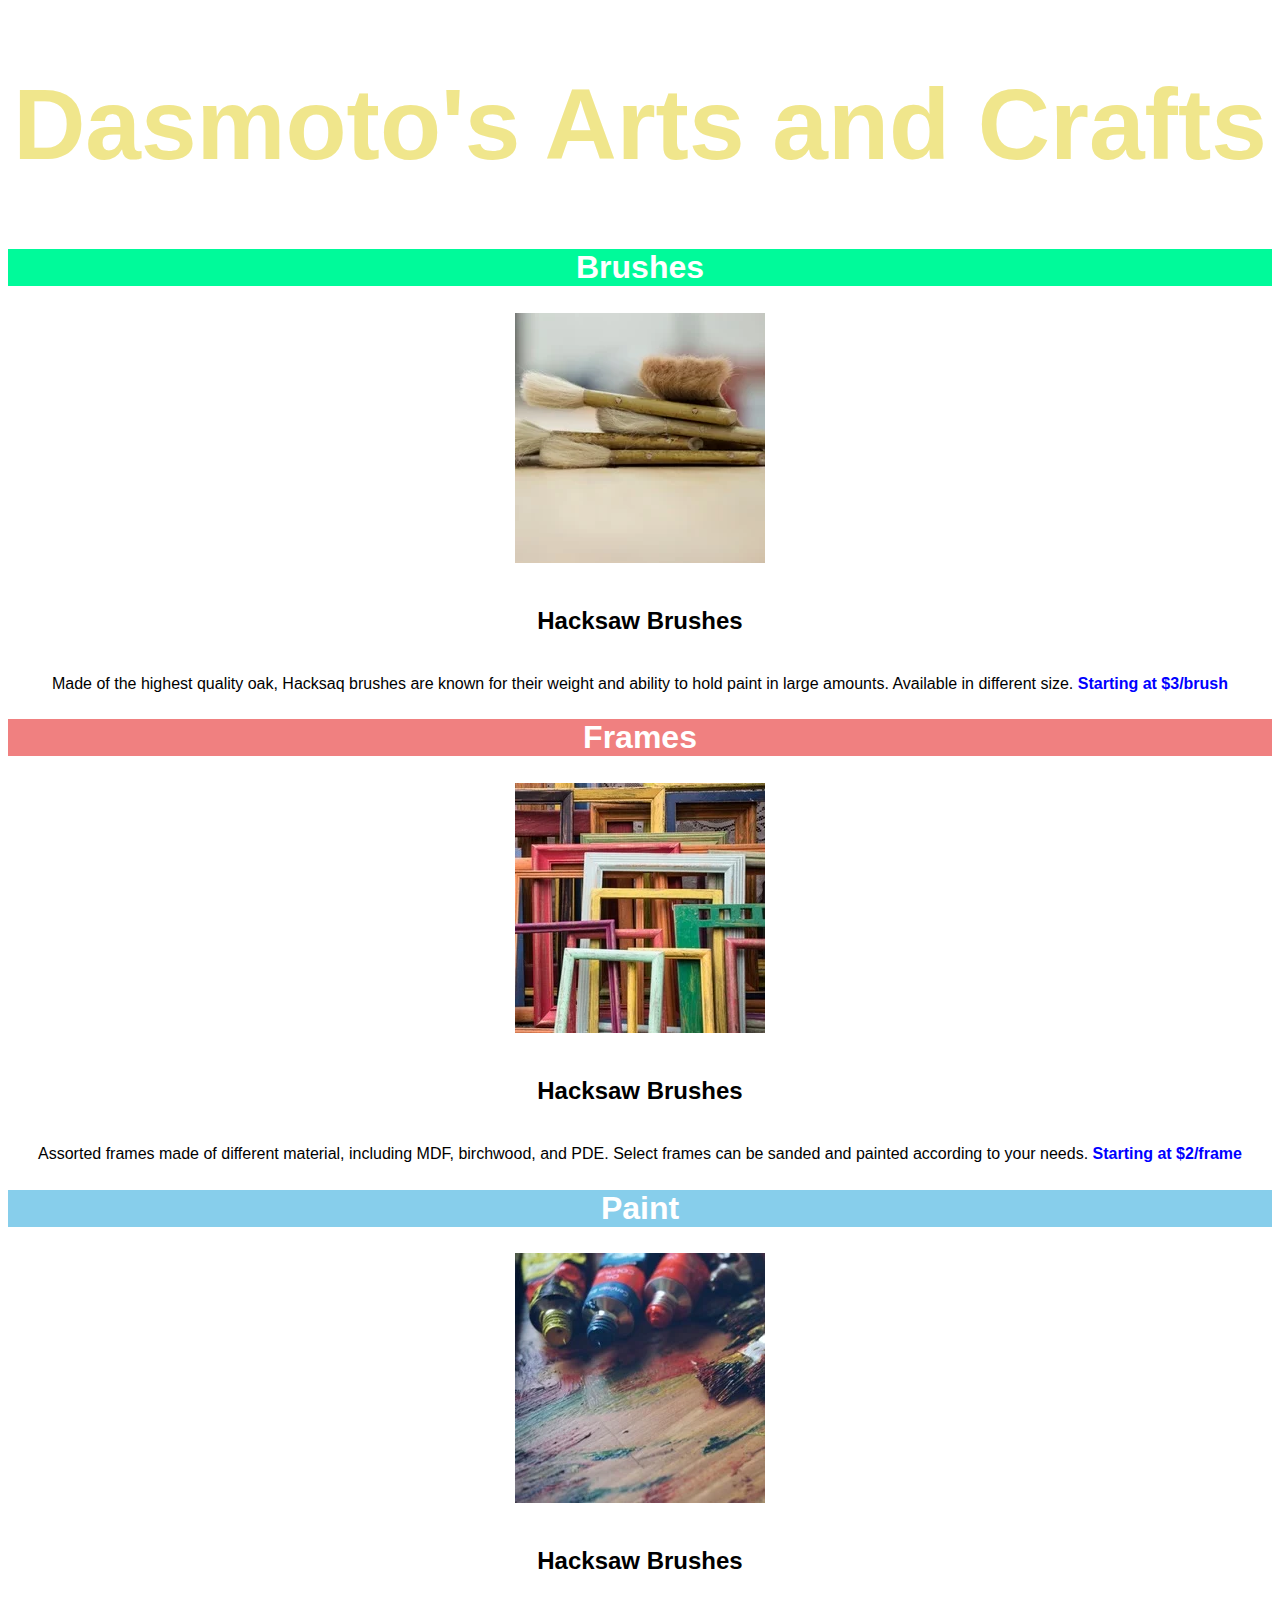
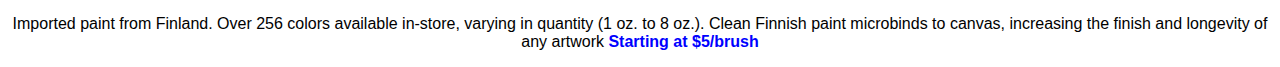
<file: dasmoto/index.html>
<!DOCTYPE html>
<html>
<head>
  <title> Dasmoto's Arts and Crafts</title>
  <link rel="stylesheet" href="./resources/css/index.css">
  <meta name="viewport" content="width=device-width, initial-scale=1">
  <meta name="dasmoto" content="arts and crafts">
  <meta charset="utf-8">
</head>
  <body>
    <header>
      <h1> Dasmoto's Arts and Crafts</h1>
    </header>
    <main>
      <section class="item" id="brushes">
        <h2> Brushes</h2>
        <img src="./resources/images/hacksaw.webp" alt="brushes">
        <h5>Hacksaw Brushes</h5>
        <p>Made of the highest quality oak, Hacksaq brushes are known for their weight and ability to hold paint in large amounts.
          Available in different size. <span>Starting at $3/brush</span></p>
      </section>
      <section class="item" id="frames">
        <h2> Frames</h2>
        <img src="./resources/images/frames.webp" alt="brushes">
        <h5>Hacksaw Brushes</h5>
        <p>Assorted frames made of different material, including MDF, birchwood, and PDE. Select frames can be sanded and painted according to your needs.
         <span>Starting at $2/frame</span></p>
      </section>
      <section class="item" id="paint">
        <h2>Paint</h2>
        <img src="./resources/images/finnish.webp" alt="brushes">
        <h5>Hacksaw Brushes</h5>
        <p>Imported paint from Finland. Over 256 colors available in-store, varying in quantity (1 oz. to 8 oz.). Clean Finnish paint microbinds to canvas, increasing the finish and longevity of any artwork
         <span>Starting at $5/brush</span></p>
      </section>
    </main>
  </body>
</html>
</file>
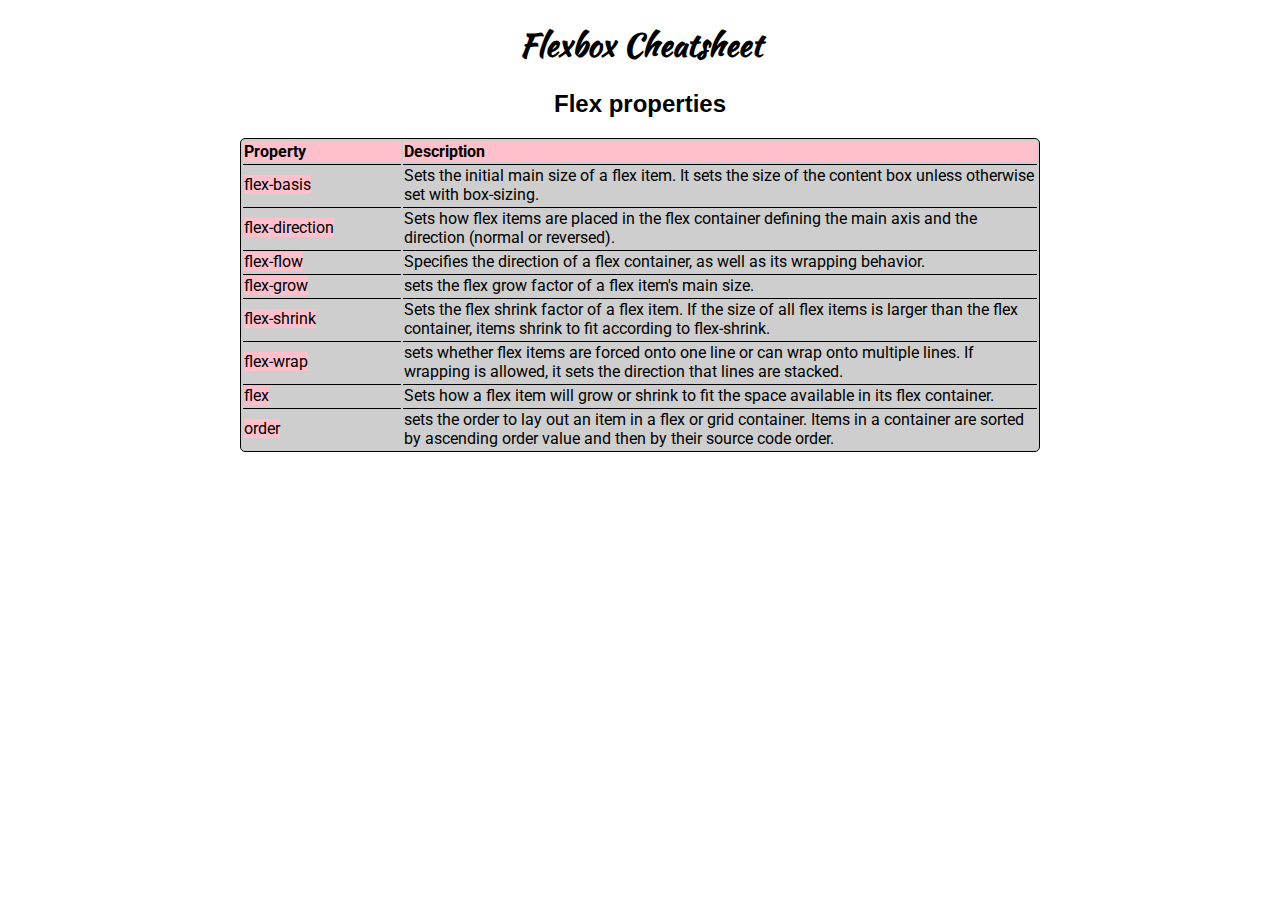
<file: flex-cheatsheet/index.html>
<!DOCTYPE html>
<html>
  <head>
    <link rel="stylesheet" href="styles.css">
    <link rel="preconnect" href="https://fonts.gstatic.com">
<link rel="preconnect" href="https://fonts.gstatic.com">
<link href="https://fonts.googleapis.com/css2?family=Kaushan+Script&family=Roboto&display=swap" rel="stylesheet">
  </head>
  <body>
    <h1>Flexbox Cheatsheet</h1>
    <h2>Flex properties</h2>
    <main>
    <table>
      <thead>
        <tr>
          <th class="property">Property</th>
          <th class="description">Description</th>
        </tr>
      </thead>
      <tbody>
        <tr>
          <td><span class="code">flex-basis</span></td>
          <td>Sets the initial main size of a flex item. It sets the size of the content box unless otherwise set with box-sizing.</td>
        </tr>
        <tr>
          <td><span class="code">flex-direction</span></td>
          <td>Sets how flex items are placed in the flex container defining the main axis and the direction (normal or reversed).</td>
        </tr>
        <tr>
          <td><span class="code">flex-flow</span></td>
          <td>Specifies the direction of a flex container, as well as its wrapping behavior.</td>
        </tr>
        <tr>
          <td><span class="code">flex-grow</span></td>
          <td>sets the flex grow factor of a flex item's main size.</td>
        </tr>
        <tr>
          <td><span class="code">flex-shrink</span></td>
          <td>Sets the flex shrink factor of a flex item. If the size of all flex items is larger than the flex container, items shrink to fit according to flex-shrink.</td>
        </tr>
        <tr>
          <td><span class="code">flex-wrap</span></td>
          <td>sets whether flex items are forced onto one line or can wrap onto multiple lines. If wrapping is allowed, it sets the direction that lines are stacked.</td>
        </tr>
        <tr>
          <td><span class="code">flex</span></td>
          <td>Sets how a flex item will grow or shrink to fit the space available in its flex container.</td>
        </tr>
        <tr>
          <td><span class="code">order</span></td>
          <td>sets the order to lay out an item in a flex or grid container. Items in a container are sorted by ascending order value and then by their source code order.</td>
        </tr>
      </tbody>
    </table>
  </main>
  </body>
</html>
</file>
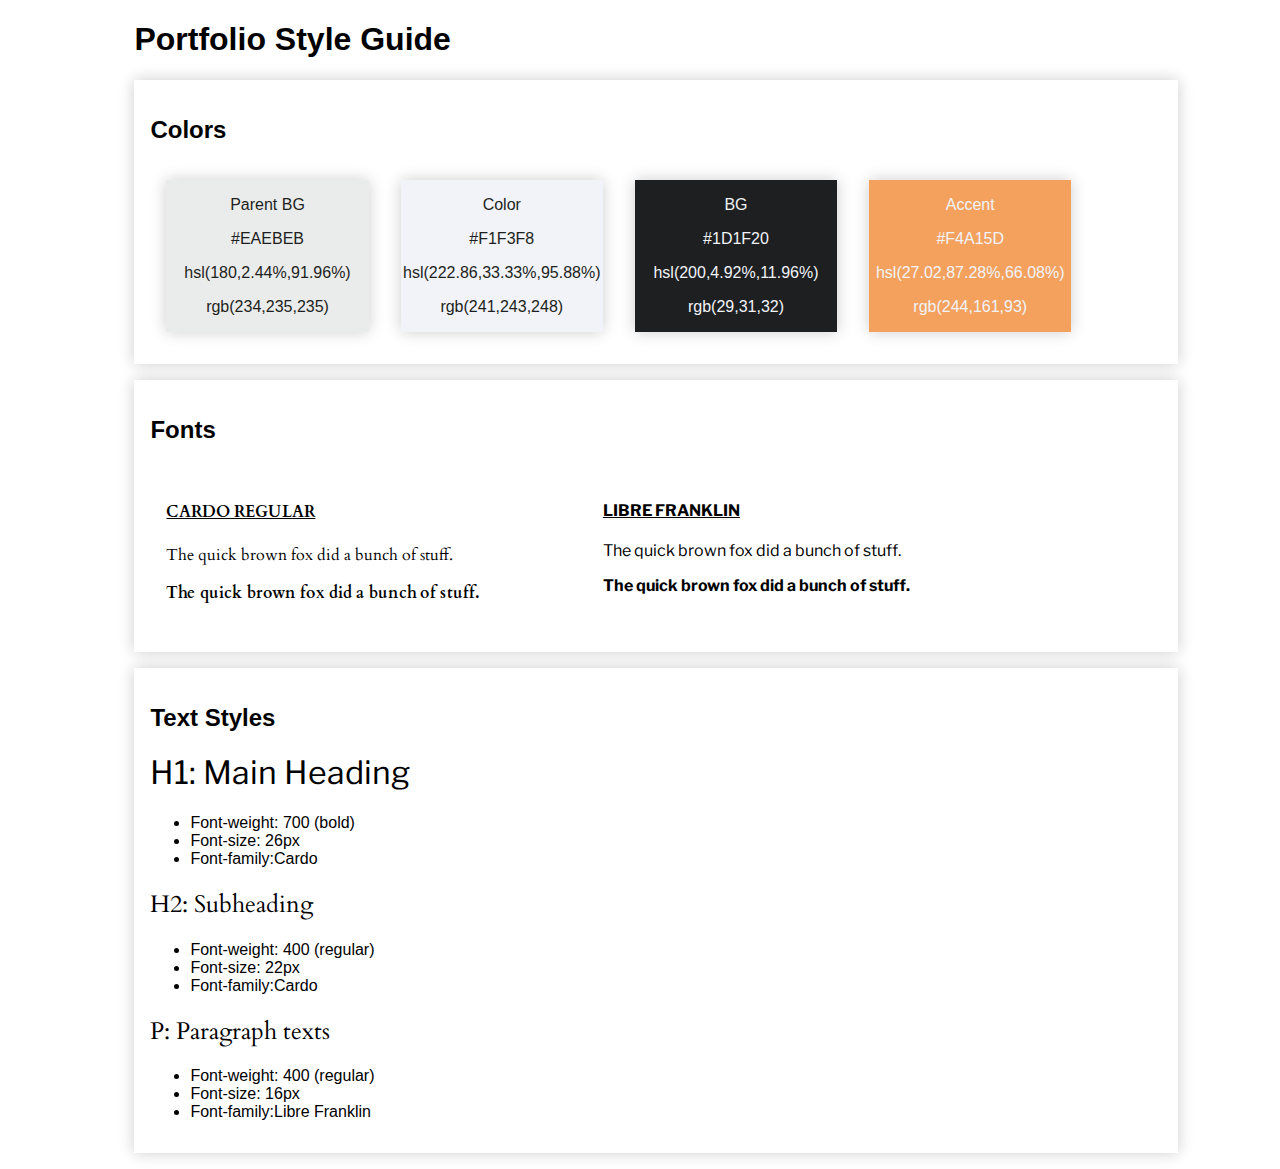
<file: starting/index.html>
<!DOCTYPE html>
<html>
<head>
  <title>Portfolio Style Guide</title>
  <link rel="stylesheet" type="text/css" href="styles.css">
  <link rel="preconnect" href="https://fonts.gstatic.com">
<link href="https://fonts.googleapis.com/css2?family=Cardo:ital,wght@0,400;0,700;1,400&family=Libre+Franklin:wght@400;700&display=swap" rel="stylesheet">
</head>
<body>
  <div class="container">
    <h1>Portfolio Style Guide</h1>
  <!--------   PORTFOLIO COLORS ------>
    <div class="card">
        <h2>Colors</h2>
        <div class="boxes parent-bg">
          <p>Parent BG</p>
          <p>#EAEBEB</p>
          <p>hsl(180,2.44%,91.96%)</p>
          <p>rgb(234,235,235)</p>
        </div>
        <div class="boxes color">
          <p>Color</p>
          <p>#F1F3F8</p>
          <p>hsl(222.86,33.33%,95.88%)</p>
          <p>rgb(241,243,248)</p>
        </div>
        <div class="boxes bg">
          <p>BG</p>
          <p>#1D1F20</p>
          <p>hsl(200,4.92%,11.96%)</p>
          <p>rgb(29,31,32)</p>
        </div>
        <div class="boxes accent">
          <p>Accent</p>
          <p>#F4A15D</p>
          <p>hsl(27.02,87.28%,66.08%)</p>
          <p>rgb(244,161,93)</p>
        </div>
    </div>
  <!--------- PORTFOLIO FONTS --------->
    <div class="card">
      <div class="fonts">
        <h2>Fonts</h2>
        <div class="font-panel">
          <h4 class="font-label cardo">CARDO REGULAR</h4>
          <p class="font-text cardo">The quick brown fox did a bunch of stuff.</p>
          <p class="bold-text cardo">The quick brown fox did a bunch of stuff.</p>
        </div>
        <div class="font-panel">
          <h4 class="font-label franklin">LIBRE FRANKLIN</h4>
          <p class="font-text franklin">The quick brown fox did a bunch of stuff.</p>
          <p class="bold-text franklin">The quick brown fox did a bunch of stuff.</p>
        </div>
      </div>
    </div>
    <!---------- PORTFOLIO TEXT ---------->
    <div class="card">
      <div class="text-styles">
        <h2>Text Styles</h2>
        <div class="text-panel">
          <h1>H1: Main Heading</h1>
          <ul>
            <li>Font-weight: 700 (bold)</li>
            <li>Font-size: 26px</li>
            <li>Font-family:Cardo</li>
          </ul>
        </div>
        <div class="text-panel">
          <h2>H2: Subheading</h2>
          <ul>
            <li>Font-weight: 400 (regular)</li>
            <li>Font-size: 22px</li>
            <li>Font-family:Cardo</li>
          </ul>
        </div>
        <div class="text-panel">
          <h2>P: Paragraph texts</h2>
          <ul>
            <li>Font-weight: 400 (regular)</li>
            <li>Font-size: 16px</li>
            <li>Font-family:Libre Franklin</li>
          </ul>
        </div>
      </div>
    </div>
  </div>
</body>
</html>
</file>
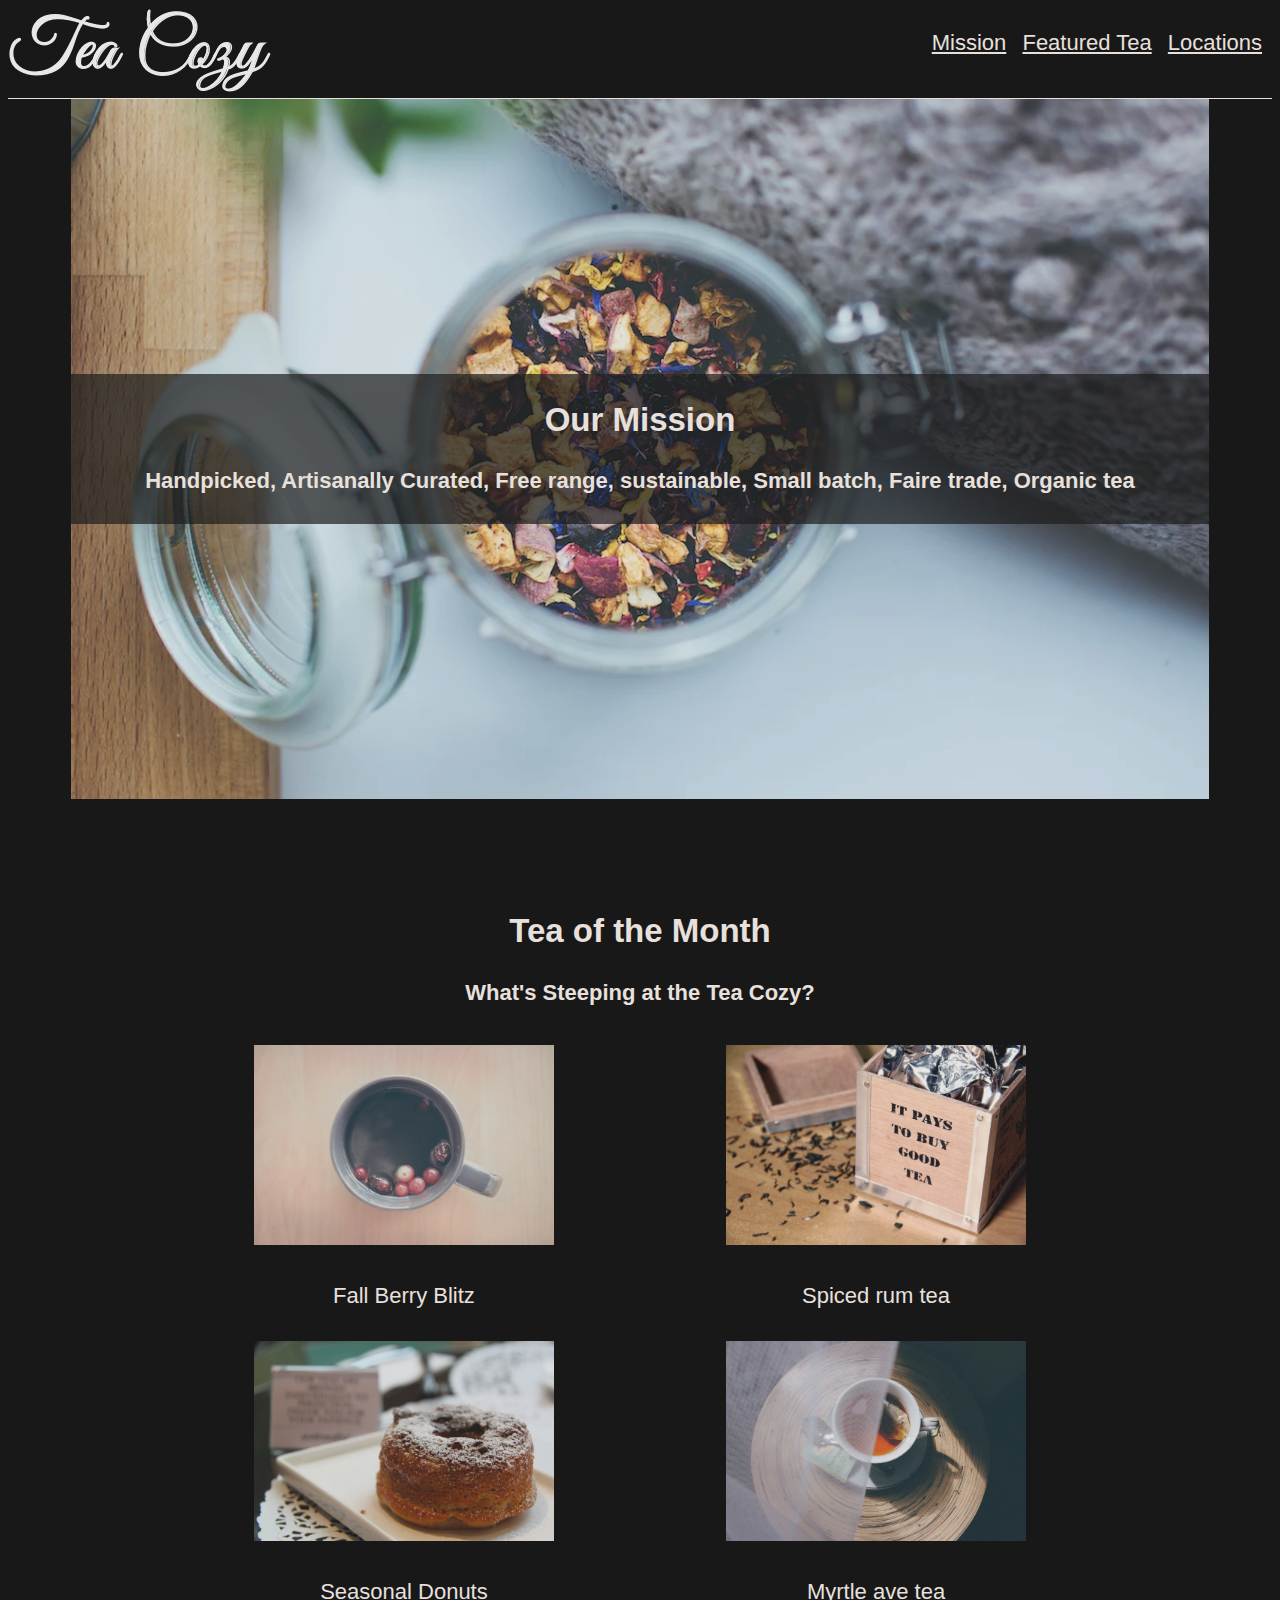
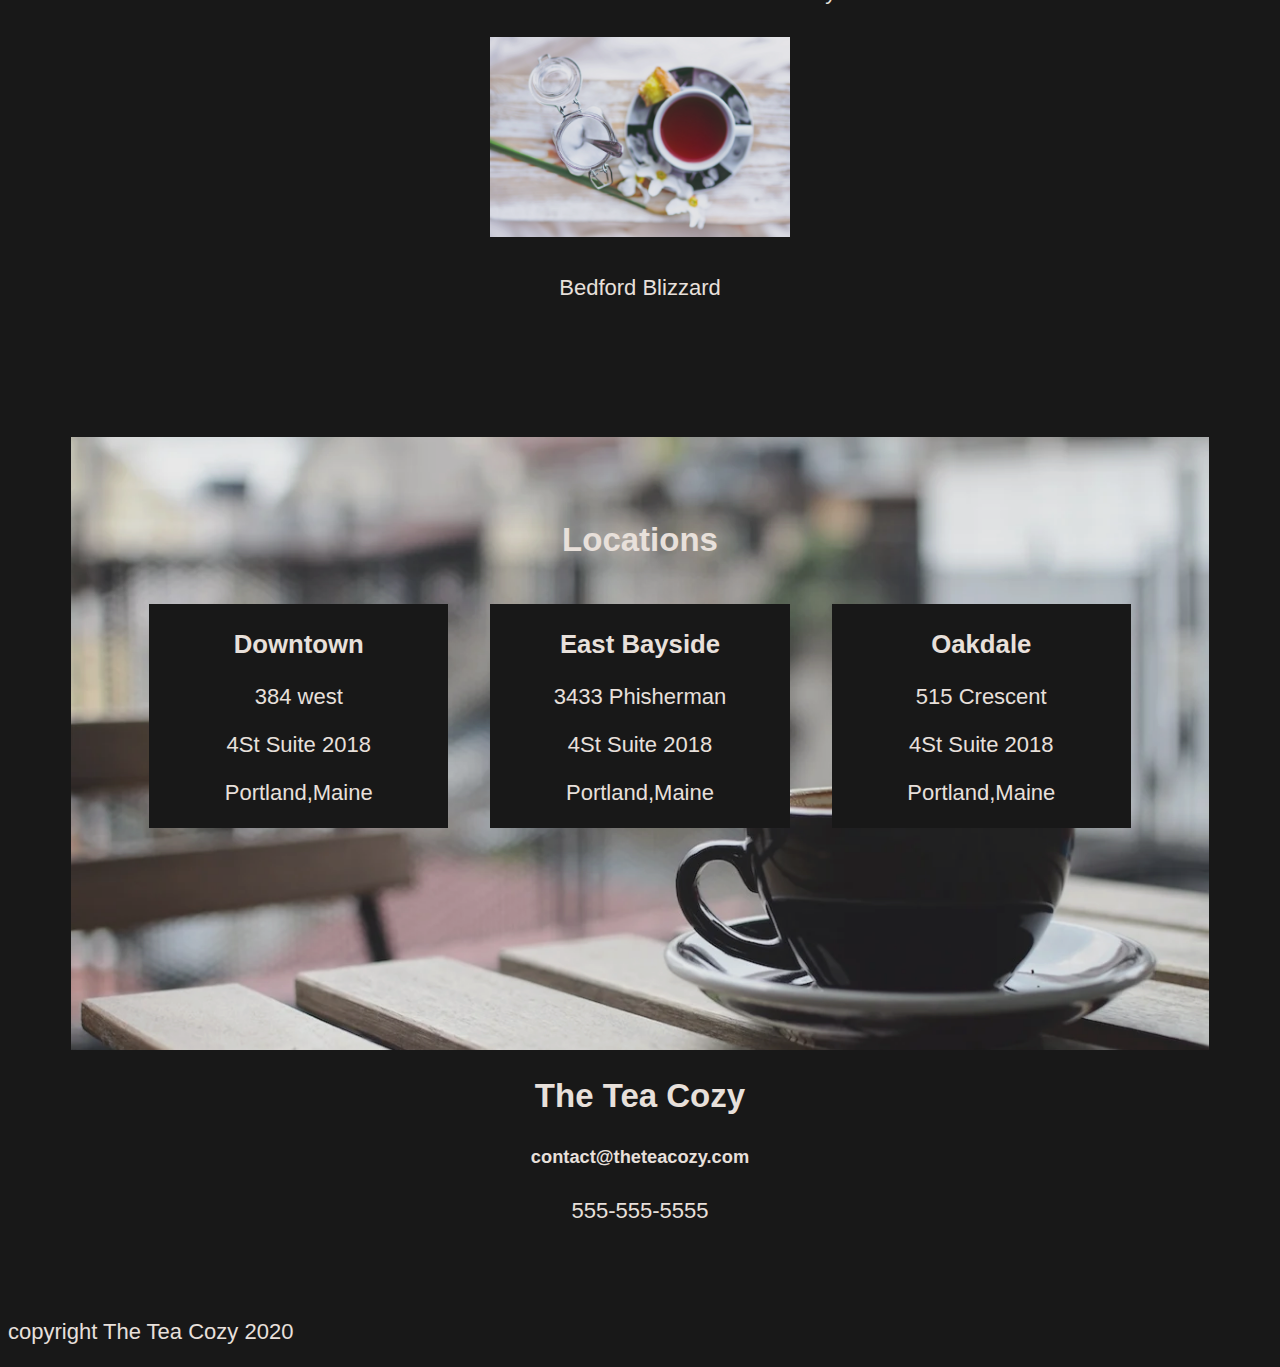
<file: teacozy/index.html>
<!DOCTYPE html>
<html>
<head>
  <title>Tea Cozy</title>
    <link rel="stylesheet" href="style.css">
    <meta name="viewport" content="width=device-width, initial-scale=1">
    <meta name="tea cozy" content="codecademy exercise">
    <meta charset="utf-8">
</head>
<body>
<header>
  <div class="logo">
    <img src="./images/logo.webp" alt="logo">
  </div>
  <nav>
    <ul>
      <li><a href="#">Mission</a></li>
      <li><a href="">Featured Tea</a></li>
      <li><a href="">Locations</a></li>
    </ul>
  </nav>
</header>
<main>
  <div class="container">
  <div class="banner">
    <div id="mission">
    <h2>Our Mission</h2>
    <h4>Handpicked, Artisanally Curated, Free range, sustainable, Small batch, Faire trade, Organic tea</h4>
    </div>
  </div>
  <div class="tea">
    <h2>Tea of the Month</h2>
    <h4>What's Steeping at the Tea Cozy?</h4>
    <div class="tea-images">
      <div class="item">
        <img src="./images/berryblitz.webp" alt="">
        <p>Fall Berry Blitz</p>
      </div>
      <div class="item">
      <img src="./images/rum.webp" alt="">
      <p>Spiced rum tea</p>
      </div>
      <div class="item">
      <img src="./images/donut.webp" alt="">
      <p>Seasonal Donuts</p>
      </div>
      <div class="item">
      <img src="./images/myrtle.webp" alt="">
      <p>Myrtle ave tea</p>
      </div>
      <div class="item">
      <img src="./images/bedford.webp" alt="">
      <p>Bedford Blizzard</p>
      </div>
    </div>
  </div>
  <div class="locations">
    <h2>Locations</h2>
    <div class="loc-items">
    <div class="loc-square">
      <h3>Downtown</h3>
      <p>384 west</p>
      <p>4St Suite 2018</p>
      <p>Portland,Maine</p>
    </div>
    <div class="loc-square">
      <h3>East Bayside</h3>
      <p>3433 Phisherman
      <p>4St Suite 2018</p>
      <p>Portland,Maine</p>
    </div>
    <div class="loc-square">
      <h3>Oakdale</h3>
      <p>515 Crescent </p>
      <p>4St Suite 2018</p>
      <p>Portland,Maine</p>
    </div>
    </div>
  </div>
  </div>
  <footer>
    <div class="contact">
      <h2>The Tea Cozy</h2>
      <h5>contact@theteacozy.com</h5>
      <p>555-555-5555</p>
    </div>
    <div class="copyright">
      <p>copyright The Tea Cozy 2020</p>

    </div>
  </footer>
</main>
</body>
</html>
</file>
<file: dasmoto/resources/css/index.css>
*{
  font-family:"Helvetica";
}
main{
  margin: 0 auto;
}

h1{
  background-image: url("https://s3.amazonaws.com/codecademy-content/courses/freelance-1/unit-2/pattern.jpeg");
  font-size:100px;
  font-weight: bold;
  color: khaki;
}

h2{
  font-size:32px;
  font-weight: bold;
  color:white;
}

h5{
  font-size: 24px;
}

span{
  font-weight: bold;
  color: blue;
}

header{
  text-align: center;
}

section{
  text-align: center;
}

#brushes h2{
  background-color: mediumspringgreen;

}

#frames h2{
  background-color: lightcoral;
}

#paint h2{
  background-color: skyblue;
}
</file>
<file: flex-cheatsheet/styles.css>
h1{
  text-align: center;
  font-family: 'Kaushan Script', cursive;
}

h2{
  text-align: center;
  font-family: arial;
}

main{
 margin: 0 auto;
 width: 800px;
 font-family: 'Roboto', sans-serif;
 background-image: url(https://source.unsplash.com/random/1600x900);
}

table{
  border:1px solid black;
  border-radius: 5px;
  width:100%;
  margin: 0 auto;
  text-align: left;
  background-color: #cecece;
  color: black;
  font-family:
}

thead{
  background-color: pink;
}

th.property {
  width: 20%
}

td{
  border-top: 1px solid black;
}

.code{
  background-color: pink;
}
</file>
<file: starting/styles.css>
body{
  font-family: arial;
}

.container{
  margin: 0 auto;
  width:80%;
}

.card{
  width: 100%;
  margin: 0 auto;
  overflow: hidden;
  background: white;
  box-shadow: 0 0 15px rgba(0,0,0,0.2);
  padding: 1em;
  margin-bottom: 1em;
}

.boxes{
  width: 20%;
  min-height: 100px;
  text-align: center;
  box-shadow: 0 0 15px rgba(0,0,0,0.2);
  float: left;
  margin: 1em;
}

/*------ COLOR STYLES------*/
.parent-bg{
  background-color: #EAEBEB;
  color:#1d1f20;
}

.color{
  background-color: #F1F3F8;
  color: #1d1f20;
}

.bg{
  background-color: #1d1f20;
  color: #F1F3F8;
}

.accent{
  background-color: #f4a15d;
  color: #F1F3F8;
}

/*---- FONT STYLES ------*/

.font-panel{
  width: 40%;
  /*border:1px solid black;*/
  padding: 1em;
  float: left;
}

.font-label{
  text-decoration: underline;;
}

.bold-text{
  font-weight:bold;
}

.cardo{
  font-family: 'Cardo', serif;
}

.franklin{
  font-family: 'Libre Franklin', sans-serif;
}

/*------- TEXT STYLE ------*/


.text-panel h1{
  font-family: 'Cardo', serif;
  font-weight: 700;
}

.text-panel h2{
  font-family: 'Cardo', serif;
  font-weight: 400;
}

.text-panel h1{
  font-family: 'Libre Franklin', sans-serif;
  font-weight: 400;
}
</file>
<file: teacozy/style.css>
html,
body{
  font-family: Helvetica;
  font-size: 22px;
  color:seashell;
  background-color: black;
  opacity: 0.9;
}


/*-------HEADER sTYLES------*/

header{
  min-height: 69px;
  width: 100%;
  border-bottom: 1px solid seashell;
  display: flex;
  justify-content: space-between;
}

.logo{
  /*max-width: 100%;*/
  height: 50px;
  display: block
}


nav ul li{
  display: inline;
  margin-right: 10px;

}

nav ul li a{
  color: seashell;
}

/*---------BANNER STYLES----------*/

.container{
  margin:0 auto;
  width: 90%;
}

.banner{
  background-image: url("./images/background.webp");
  background-size: cover;
  background-position: center;
  min-height: 31.8rem;
  display: flex;
  justify-content: center;
  align-items: center;
}

#mission{
  width: 100%;
  text-align: center;
  background-color: rgba(5,5,5,0.7);
}

/*-------TEA SECTION STYLES--------*/

.tea{
  text-align:center;
  width: 83%;
  margin:10% auto;
}
.tea .tea-images{
  display: flex;
  flex-flow:row wrap;
  align-items: center;
  justify-content: space-around;
}
.tea .tea-images img{
  width: 300px;
  height: 200px;
  margin:10px;
}

/*----LOCATION STYLES-----*/

.locations{
  background-image: url("./images/locations.webp");
  background-size: cover;
  background-position: center;
  min-height: 22.7rem;
  text-align:center;
  padding: 5%;
}

.loc-items{
  display:flex;
  justify-content: space-around;
  align-items:center;
  flex-wrap:wrap;
}
.loc-square{
  width: 13.6rem;
  background:black;
  margin:0.8rem;
}

/*------FOOTER STYLE------*/

footer .contact{
  text-align:center;
  min-height: 10rem;
}

/*@media only screen and (max-width: )*/
</file>
